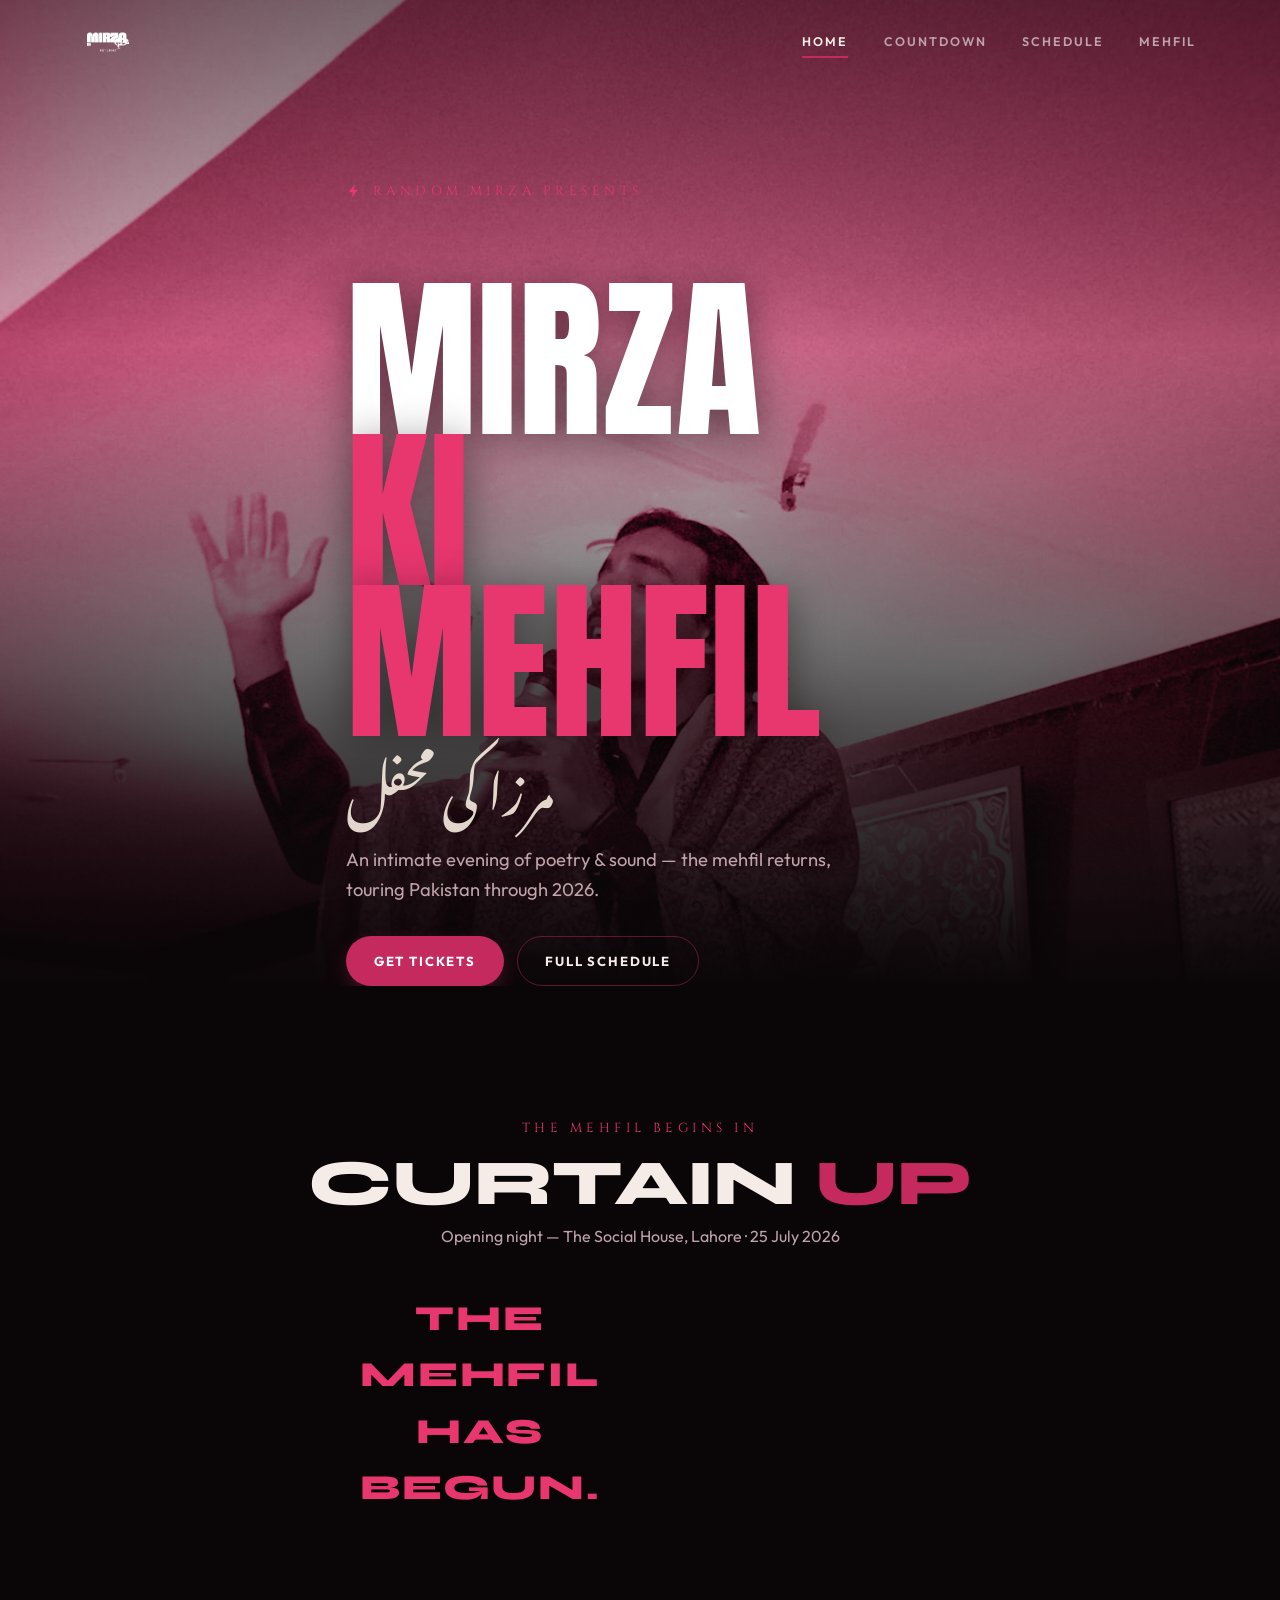
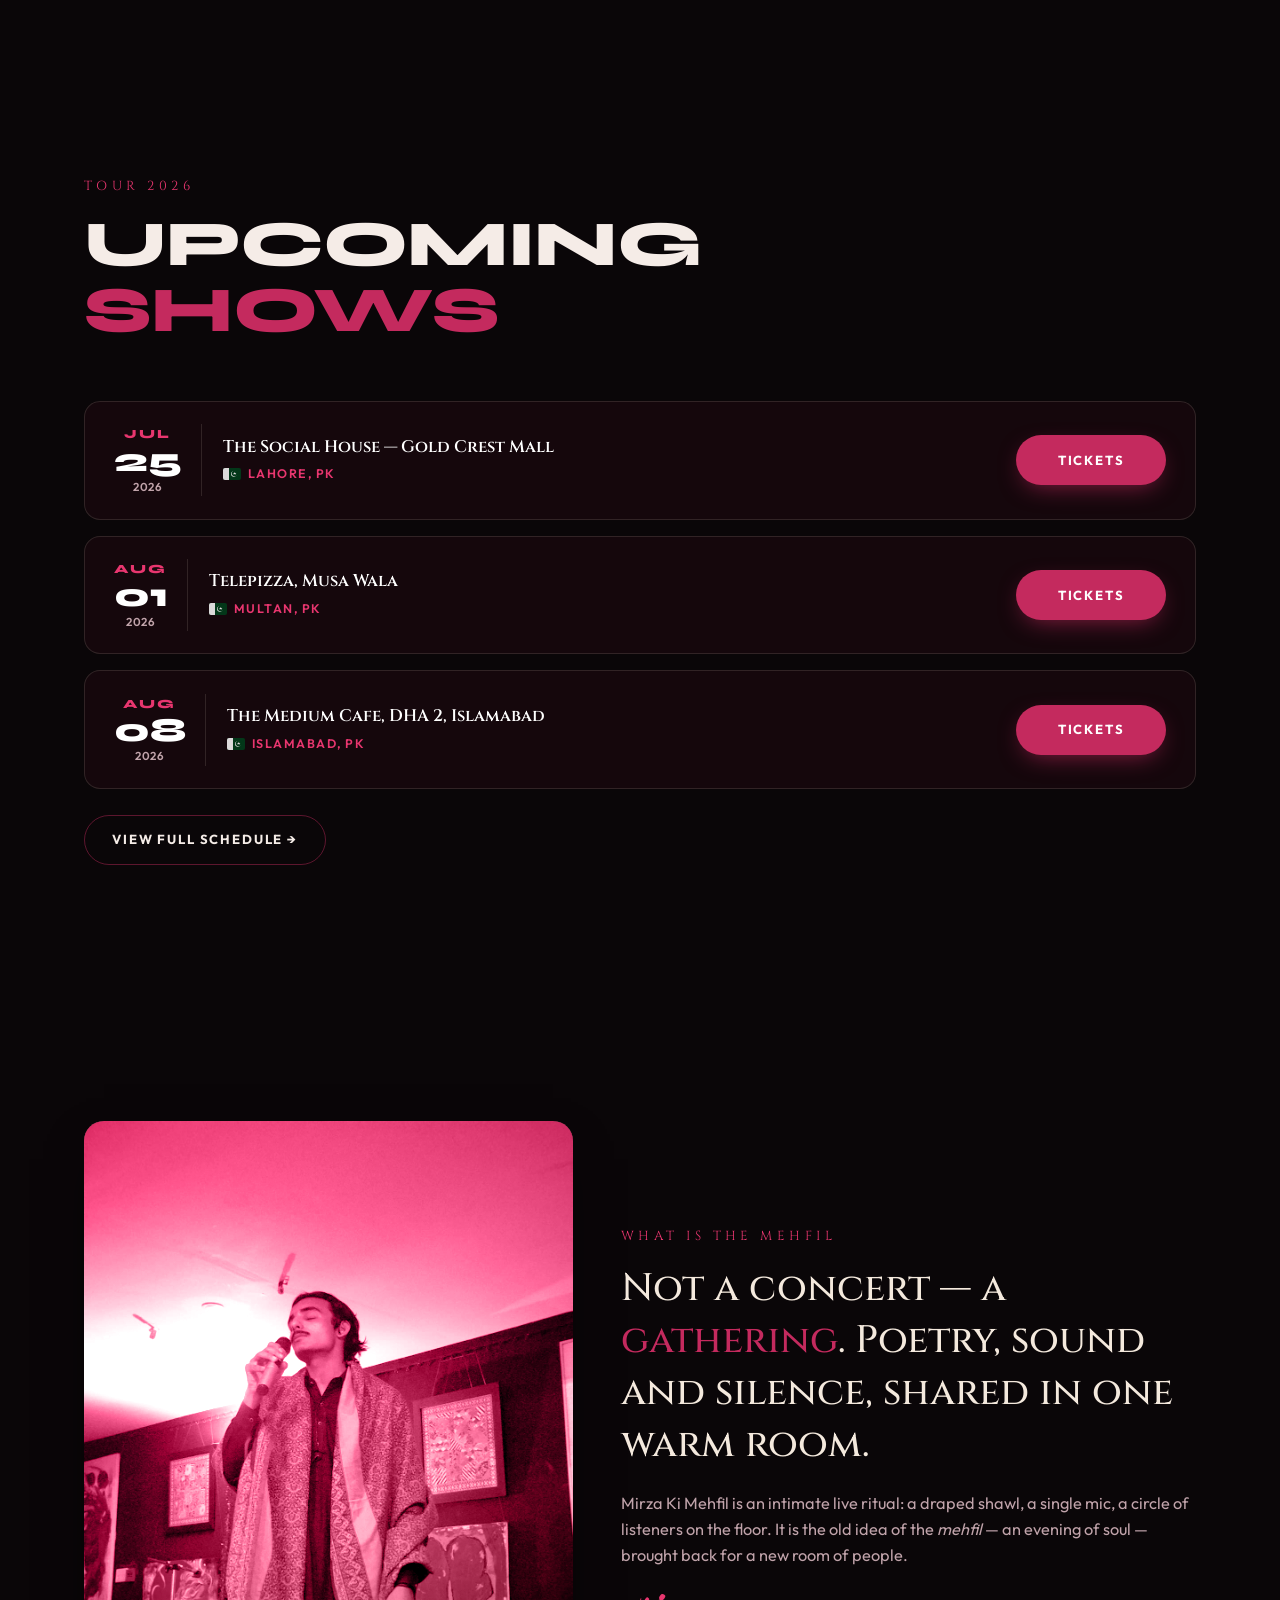
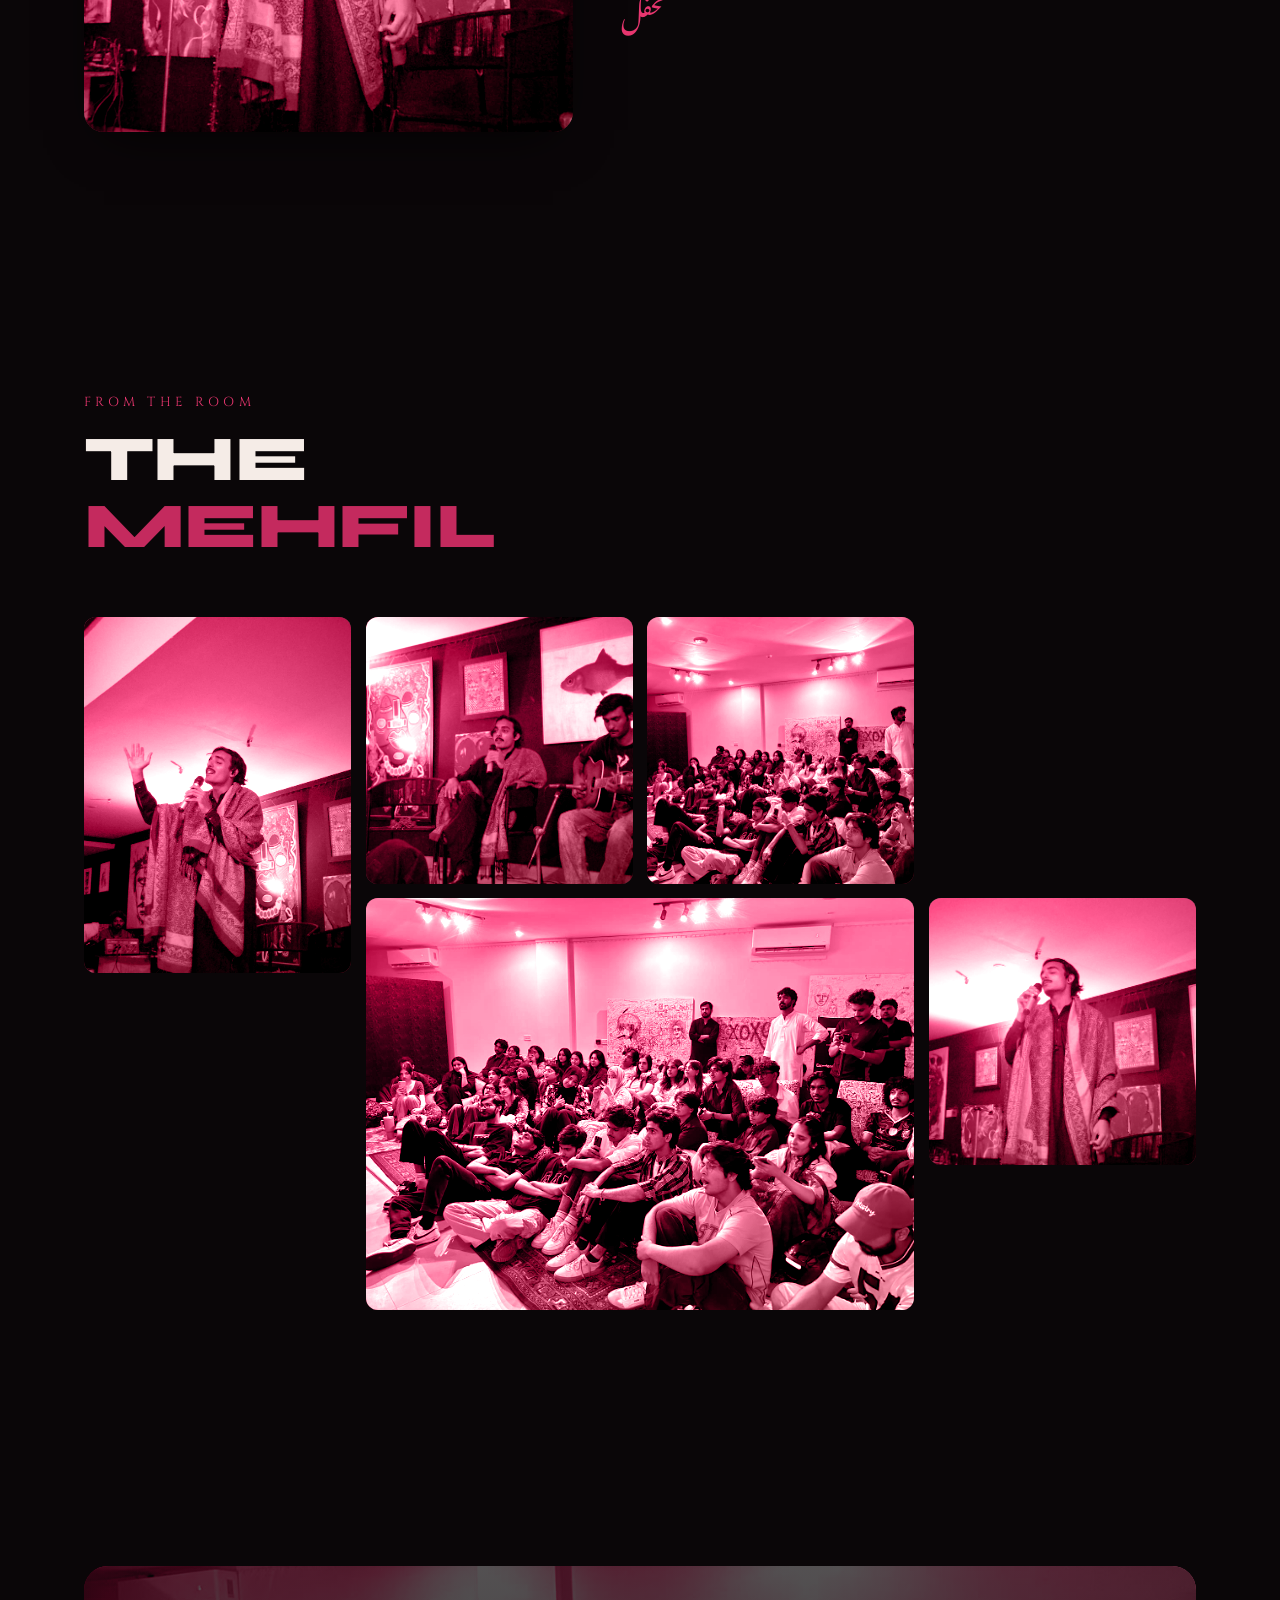
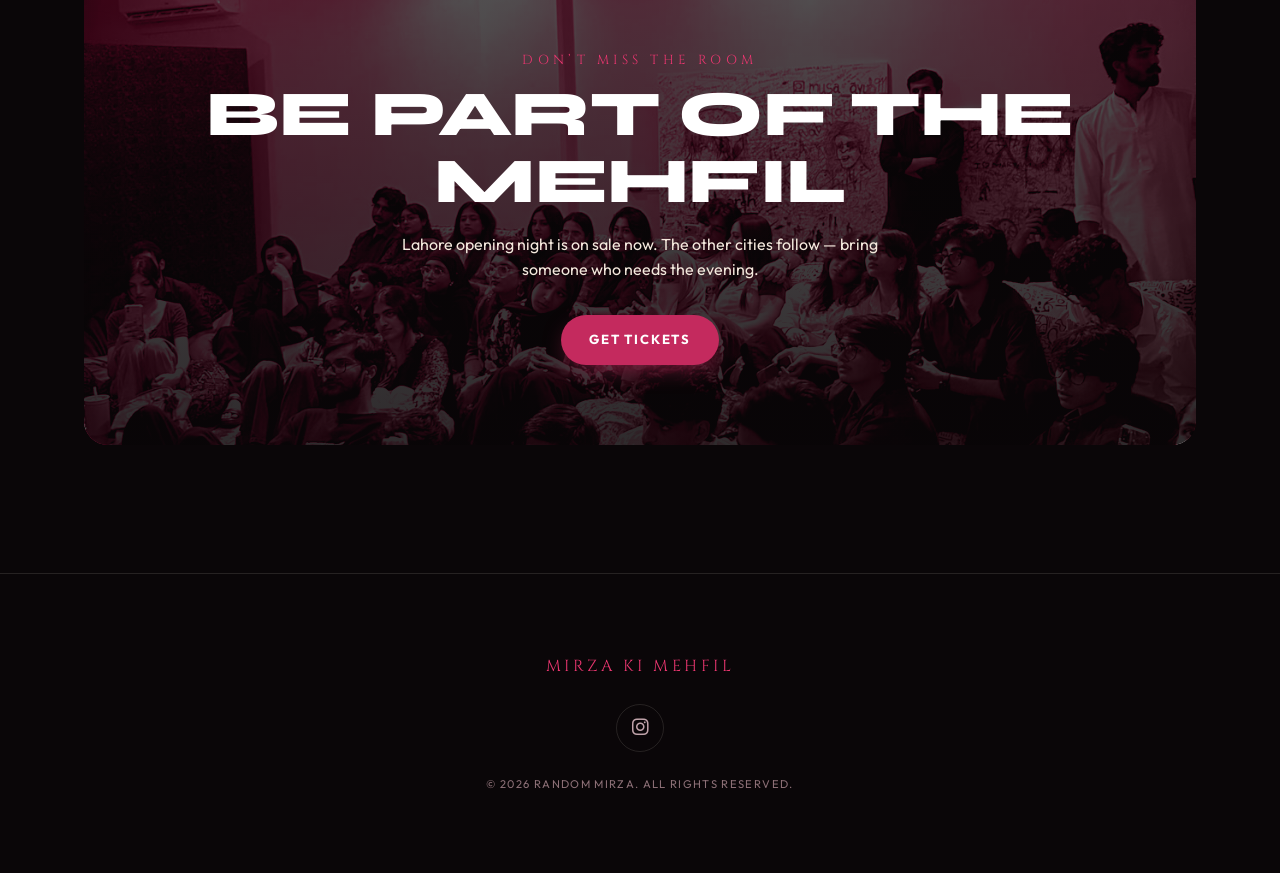
<file: index.html>
<!DOCTYPE html>
<html lang="en">
<head>
  <meta charset="UTF-8">
  <meta name="viewport" content="width=device-width, initial-scale=1.0">
  <title>Mirza Ki Mehfil — Random Mirza | Live Tour 2026</title>
  <meta name="description" content="Random Mirza presents Mirza Ki Mehfil — an intimate evening of poetry & sound, touring Pakistan 2026. Lahore tickets live now. Multan · Islamabad · Karachi coming soon.">
  <meta name="theme-color" content="#0a0608">
  <link rel="icon" type="image/png" href="assets/images/Font-PNG.png">

  <!-- Open Graph -->
  <meta property="og:title" content="Mirza Ki Mehfil — Live Tour 2026">
  <meta property="og:description" content="An intimate evening of poetry & sound. Touring Pakistan, 2026.">
  <meta property="og:image" content="assets/images/mirza-hero.jpg">
  <meta property="og:type" content="website">

  <link rel="preconnect" href="https://fonts.googleapis.com">
  <link rel="preconnect" href="https://fonts.gstatic.com" crossorigin>
  <link rel="preconnect" href="https://cdnjs.cloudflare.com">
  <link rel="preload" as="image" href="assets/images/mirza-hero-mobile.jpg">
  <link rel="stylesheet" href="css/styles.css">
  <link rel="stylesheet" href="https://cdnjs.cloudflare.com/ajax/libs/font-awesome/6.4.0/css/all.min.css">
</head>
<body>

  <a href="#top" class="skip-link">Skip to content</a>

  <!-- Reusable SVG symbols -->
  <svg width="0" height="0" style="position:absolute" aria-hidden="true">
    <symbol id="bolt" viewBox="0 0 24 24"><path d="M13 2 4 14h6l-1 8 9-12h-6z"/></symbol>
    <symbol id="flag-pk" viewBox="0 0 3 2"><rect width="3" height="2" fill="#01411C"/><rect width="1" height="2" fill="#fff"/><circle cx="1.8" cy="1" r="0.45" fill="#fff"/><circle cx="1.92" cy="0.92" r="0.45" fill="#01411C"/><polygon points="1.95,0.7 2.05,0.85 2.22,0.85 2.08,0.95 2.13,1.12 1.95,1.02 1.77,1.12 1.82,0.95 1.68,0.85 1.85,0.85" fill="#fff"/></symbol>
  </svg>

  <!-- HEADER -->
  <header class="site-header" id="header">
    <div class="wrap header-inner">
      <a href="#top" class="brand" aria-label="Mirza Ki Mehfil — home">
        <img src="assets/images/Font-PNG.png" alt="" aria-hidden="true">
      </a>
      <nav class="nav-desktop" aria-label="Primary">
        <a href="#top" class="nav-link" aria-current="page">Home</a>
        <a href="#countdown" class="nav-link">Countdown</a>
        <a href="Mirzakimehfil/" class="nav-link">Schedule</a>
        <a href="#gallery" class="nav-link">Mehfil</a>
      </nav>
      <button class="nav-toggle" id="navToggle" aria-label="Open menu" aria-expanded="false" aria-controls="navMobile">
        <span></span><span></span><span></span>
      </button>
    </div>
  </header>

  <!-- MOBILE NAV -->
  <nav class="nav-mobile" id="navMobile" aria-label="Mobile">
    <a href="#top">Home</a>
    <a href="#countdown">Countdown</a>
    <a href="Mirzakimehfil/">Schedule</a>
    <a href="#gallery">Mehfil</a>
  </nav>

  <main id="top">

    <!-- HERO -->
    <section class="hero" aria-label="Mirza Ki Mehfil">
      <div class="hero-media">
        <div class="duo" style="position:absolute;inset:0;">
          <img class="hero-mobile-img" src="assets/images/mirza-hero-mobile.jpg" width="820" height="1093" alt="Random Mirza performing at the mehfil, mid-song with one hand raised" fetchpriority="high">
          <img class="hero-desktop-img" src="assets/images/mirza-hero.jpg" width="1400" height="1867" alt="" aria-hidden="true">
        </div>
      </div>

      <div class="wrap hero-content">
        <div class="hero-kicker">
          <svg class="bolt" aria-hidden="true"><use href="#bolt"/></svg>
          <span class="kicker">Random Mirza Presents</span>
        </div>
        <h1 class="hero-title">Mirza<span class="line-2">Ki Mehfil</span></h1>
        <div class="hero-urdu" aria-hidden="true">مرزا کی محفل</div>
        <p class="hero-sub">An intimate evening of poetry &amp; sound — the mehfil returns, touring Pakistan through 2026.</p>
        <div class="hero-cta">
          <a href="#shows" class="btn btn-primary">Get Tickets</a>
          <a href="Mirzakimehfil/" class="btn btn-outline">Full Schedule</a>
        </div>
      </div>

    </section>

    <!-- COUNTDOWN -->
    <section class="section countdown" id="countdown">
      <div class="wrap">
        <div class="reveal">
          <span class="kicker">The mehfil begins in</span>
          <h2 class="section-title" style="margin-top:0.7rem;">Curtain <em>Up</em></h2>
          <p class="countdown-sub">Opening night — The Social House, Lahore · 25 July 2026</p>
        </div>
        <div class="countdown-grid reveal" id="countdown-grid" role="timer" aria-live="off">
          <div class="count-box"><div class="count-num" id="days">00</div><div class="count-label">Days</div></div>
          <div class="count-box"><div class="count-num" id="hours">00</div><div class="count-label">Hours</div></div>
          <div class="count-box"><div class="count-num" id="minutes">00</div><div class="count-label">Mins</div></div>
          <div class="count-box"><div class="count-num" id="seconds">00</div><div class="count-label">Secs</div></div>
        </div>
      </div>
    </section>

    <!-- FEATURED SHOWS -->
    <section class="section" id="shows">
      <div class="wrap">
        <div class="section-head reveal">
          <span class="kicker">Tour 2026</span>
          <h2 class="section-title">Upcoming <em>Shows</em></h2>
        </div>
        <div class="shows">
          <article class="show-card reveal">
            <div class="date-box"><span class="date-month">Jul</span><span class="date-day">25</span><span class="date-year">2026</span></div>
            <div class="show-info">
              <h3 class="show-venue">The Social House — Gold Crest Mall</h3>
              <div class="show-city-row"><svg class="flag" aria-hidden="true"><use href="#flag-pk"/></svg><span class="show-city">Lahore, PK</span></div>
            </div>
            <div class="show-action">
              <a href="https://ticketwala.pk/event/mirza-ki-mahfil-by-socialites-society-6145" target="_blank" rel="noopener" class="btn btn-primary">Tickets</a>
            </div>
          </article>

          <article class="show-card reveal">
            <div class="date-box"><span class="date-month">Aug</span><span class="date-day">01</span><span class="date-year">2026</span></div>
            <div class="show-info">
              <h3 class="show-venue">Telepizza, Musa Wala</h3>
              <div class="show-city-row"><svg class="flag" aria-hidden="true"><use href="#flag-pk"/></svg><span class="show-city">Multan, PK</span></div>
            </div>
            <div class="show-action">
              <a href="https://ticketly.pk/97f017ec" target="_blank" rel="noopener" class="btn btn-primary">Tickets</a>
            </div>
          </article>

          <article class="show-card reveal">
            <div class="date-box"><span class="date-month">Aug</span><span class="date-day">08</span><span class="date-year">2026</span></div>
            <div class="show-info">
              <h3 class="show-venue">The Medium Cafe, DHA 2, Islamabad</h3>
              <div class="show-city-row"><svg class="flag" aria-hidden="true"><use href="#flag-pk"/></svg><span class="show-city">Islamabad, PK</span></div>
            </div>
            <div class="show-action">
              <a href="https://ticketly.pk/44fc5536" target="_blank" rel="noopener" class="btn btn-primary">Tickets</a>
            </div>
          </article>
        </div>
        <div style="margin-top:1.6rem;" class="reveal">
          <a href="Mirzakimehfil/" class="btn btn-outline">View Full Schedule →</a>
        </div>
      </div>
    </section>

    <!-- FEATURE / QUOTE -->
    <section class="section" id="about">
      <div class="wrap">
        <div class="feature">
          <div class="feature-media duo is-interactive reveal">
            <img src="assets/images/mirza-sing.jpg" width="1100" height="1467" loading="lazy" alt="Random Mirza singing, draped in a traditional shawl under warm light">
          </div>
          <div class="reveal">
            <span class="kicker">What is the Mehfil</span>
            <blockquote class="feature-quote" style="margin-top:1rem;">
              Not a concert — a <span class="accent">gathering</span>. Poetry, sound and silence, shared in one warm room.
            </blockquote>
            <p class="feature-body">Mirza Ki Mehfil is an intimate live ritual: a draped shawl, a single mic, a circle of listeners on the floor. It is the old idea of the <em>mehfil</em> — an evening of soul — brought back for a new room of people.</p>
            <div class="feature-sign" aria-hidden="true">محفل</div>
          </div>
        </div>
      </div>
    </section>

    <!-- GALLERY -->
    <section class="section" id="gallery">
      <div class="wrap">
        <div class="section-head reveal">
          <span class="kicker">From the room</span>
          <h2 class="section-title">The <em>Mehfil</em></h2>
        </div>
        <div class="gallery-grid">
          <figure class="duo is-interactive tall reveal"><img src="assets/images/mirza-hero.jpg" width="1400" height="1867" loading="lazy" alt="Mirza mid-performance, hand raised in song"></figure>
          <figure class="duo is-interactive reveal"><img src="assets/images/mirza-mehfil.jpg" width="1100" height="1467" loading="lazy" alt="Mirza seated with a guitarist among hanging artwork"></figure>
          <figure class="duo is-interactive reveal"><img src="assets/images/crowd-1.jpg" width="1300" height="1733" loading="lazy" alt="A packed room of listeners seated on rugs"></figure>
          <figure class="duo is-interactive wide reveal"><img src="assets/images/crowd-2.jpg" width="1300" height="975" loading="lazy" alt="The audience watching intently at the mehfil"></figure>
          <figure class="duo is-interactive reveal"><img src="assets/images/mirza-sing.jpg" width="1100" height="1467" loading="lazy" alt="Mirza singing with eyes closed under warm light"></figure>
        </div>
      </div>
    </section>

    <!-- CTA BAND -->
    <section class="section">
      <div class="wrap">
        <div class="cta-band reveal">
          <div class="duo"><img src="assets/images/crowd-1.jpg" width="1300" height="1733" loading="lazy" alt="" aria-hidden="true"></div>
          <span class="kicker">Don’t miss the room</span>
          <h2 style="margin-top:0.7rem;">Be part of the mehfil</h2>
          <p>Lahore opening night is on sale now. The other cities follow — bring someone who needs the evening.</p>
          <a href="https://ticketwala.pk/event/mirza-ki-mahfil-by-socialites-society-6145" target="_blank" rel="noopener" class="btn btn-primary">Get Tickets</a>
        </div>
      </div>
    </section>

  </main>

  <!-- FOOTER -->
  <footer class="site-footer">
    <div class="wrap footer-inner">
      <div class="footer-brand">Mirza Ki Mehfil</div>
      <div class="socials">
        <a href="https://www.instagram.com/random_mirza_/" target="_blank" rel="noopener" class="social-link" aria-label="Instagram"><i class="fab fa-instagram" aria-hidden="true"></i></a>
      </div>
      <div class="footer-credits">&copy; 2026 Random Mirza. All rights reserved.</div>
    </div>
  </footer>

  <script src="js/main.js"></script>
</body>
</html>
</file>
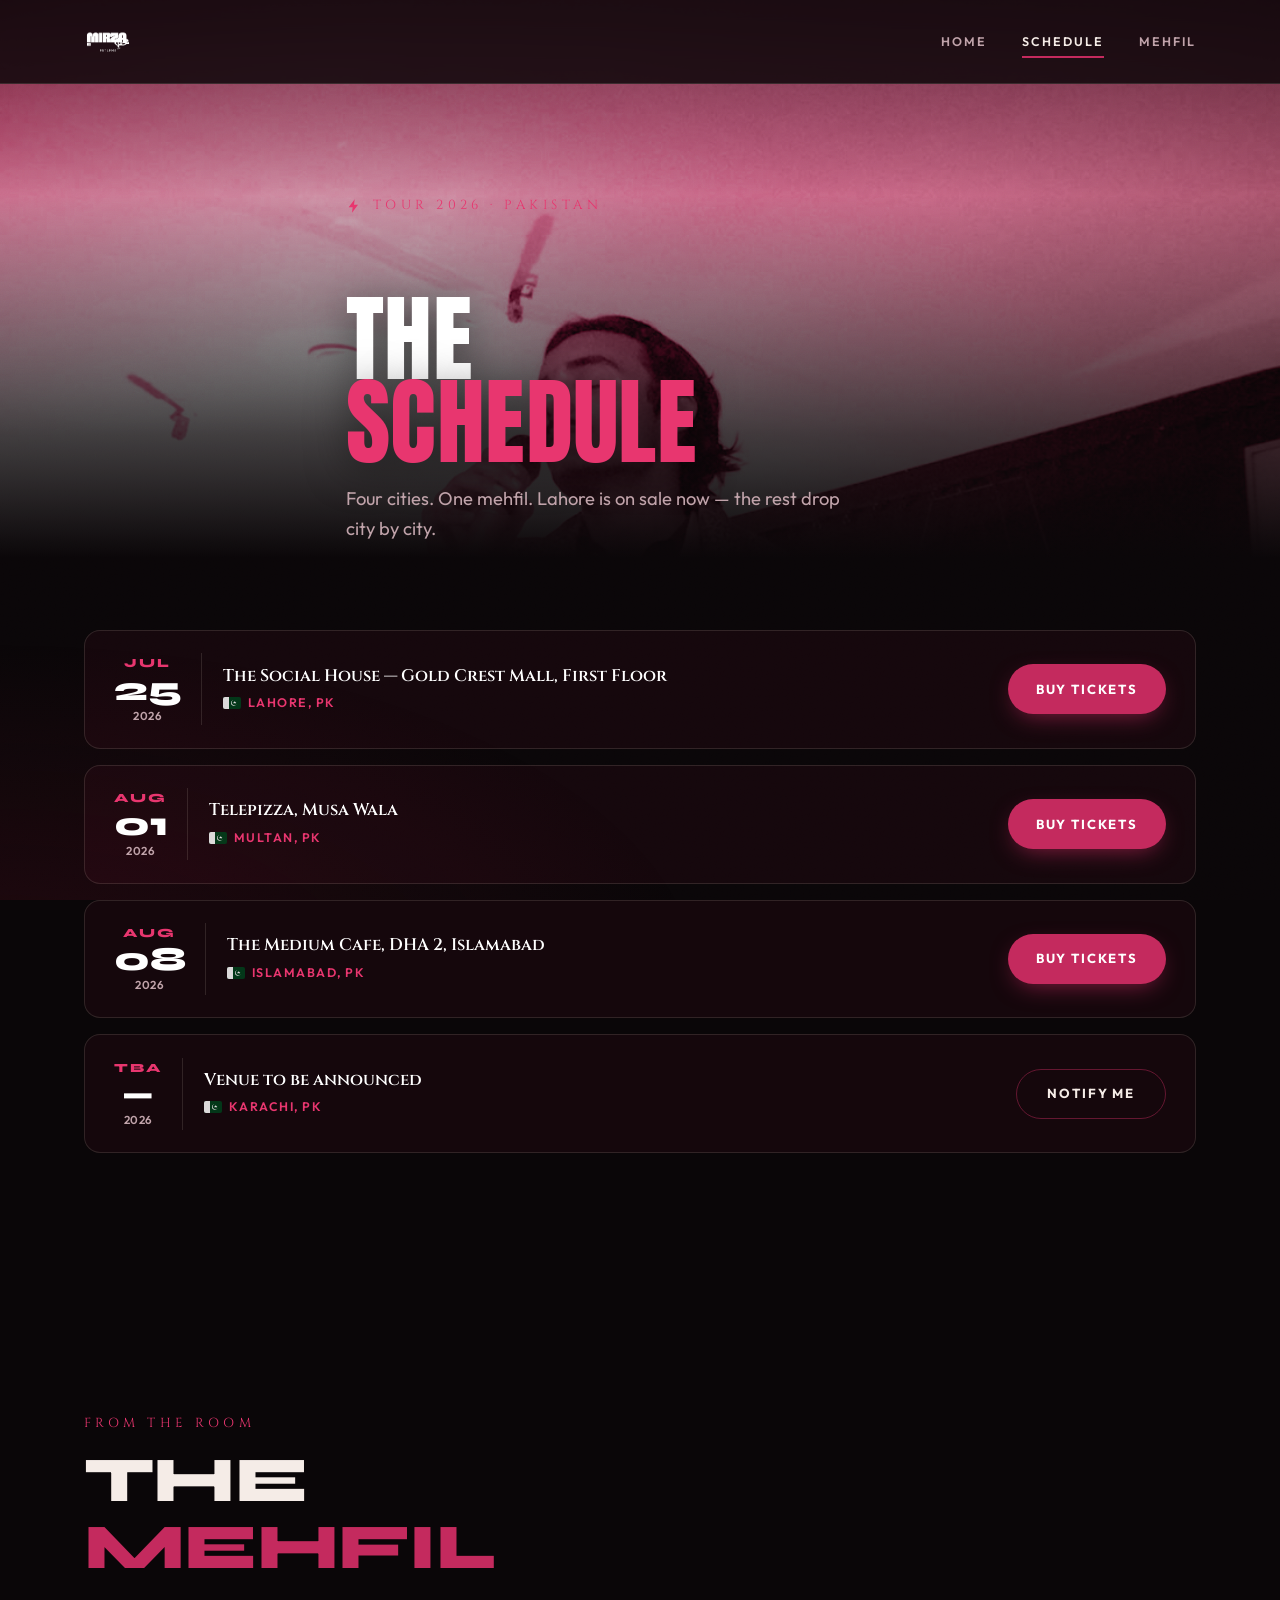
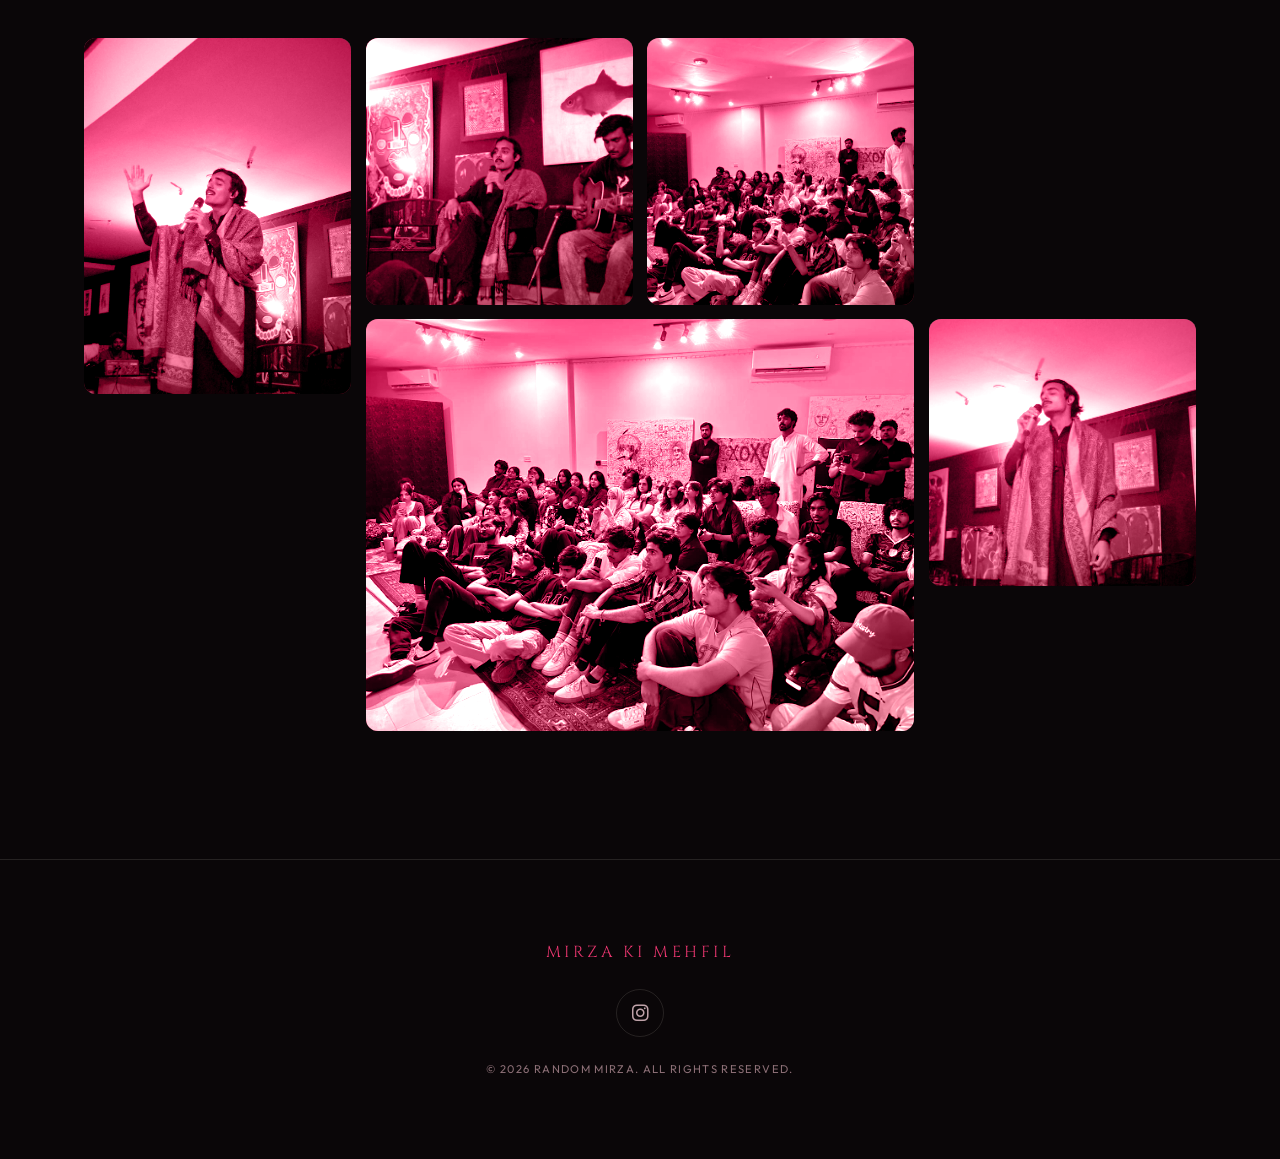
<file: Mirzakimehfil/index.html>
<!DOCTYPE html>
<html lang="en">
<head>
  <meta charset="UTF-8">
  <meta name="viewport" content="width=device-width, initial-scale=1.0">
  <title>Schedule — Mirza Ki Mehfil Tour 2026 | Random Mirza</title>
  <meta name="description" content="Full tour schedule for Mirza Ki Mehfil 2026 — Lahore (tickets live), Multan, Islamabad and Karachi. Get notified when each city goes on sale.">
  <meta name="theme-color" content="#0a0608">
  <link rel="icon" type="image/png" href="../assets/images/Font-PNG.png">
  <link rel="preconnect" href="https://fonts.googleapis.com">
  <link rel="preconnect" href="https://fonts.gstatic.com" crossorigin>
  <link rel="preconnect" href="https://cdnjs.cloudflare.com">
  <link rel="preload" as="image" href="../assets/images/mirza-sing.jpg">
  <link rel="stylesheet" href="../css/styles.css">
  <link rel="stylesheet" href="https://cdnjs.cloudflare.com/ajax/libs/font-awesome/6.4.0/css/all.min.css">
</head>
<body>

  <a href="#schedule" class="skip-link">Skip to content</a>

  <svg width="0" height="0" style="position:absolute" aria-hidden="true">
    <symbol id="bolt" viewBox="0 0 24 24"><path d="M13 2 4 14h6l-1 8 9-12h-6z"/></symbol>
    <symbol id="flag-pk" viewBox="0 0 3 2"><rect width="3" height="2" fill="#01411C"/><rect width="1" height="2" fill="#fff"/><circle cx="1.8" cy="1" r="0.45" fill="#fff"/><circle cx="1.92" cy="0.92" r="0.45" fill="#01411C"/><polygon points="1.95,0.7 2.05,0.85 2.22,0.85 2.08,0.95 2.13,1.12 1.95,1.02 1.77,1.12 1.82,0.95 1.68,0.85 1.85,0.85" fill="#fff"/></symbol>
  </svg>

  <!-- HEADER -->
  <header class="site-header scrolled" id="header">
    <div class="wrap header-inner">
      <a href="../" class="brand" aria-label="Mirza Ki Mehfil — home">
        <img src="../assets/images/Font-PNG.png" alt="" aria-hidden="true">
      </a>
      <nav class="nav-desktop" aria-label="Primary">
        <a href="../" class="nav-link">Home</a>
        <a href="#schedule" class="nav-link" aria-current="page">Schedule</a>
        <a href="#gallery" class="nav-link">Mehfil</a>
      </nav>
      <button class="nav-toggle" id="navToggle" aria-label="Open menu" aria-expanded="false" aria-controls="navMobile">
        <span></span><span></span><span></span>
      </button>
    </div>
  </header>

  <nav class="nav-mobile" id="navMobile" aria-label="Mobile">
    <a href="../">Home</a>
    <a href="#schedule">Schedule</a>
    <a href="#gallery">Mehfil</a>
  </nav>

  <main>

    <!-- PAGE HERO -->
    <section class="hero" style="min-height:62svh;" aria-label="Tour schedule">
      <div class="hero-media">
        <div class="duo" style="position:absolute;inset:0;">
          <img src="../assets/images/mirza-sing.jpg" width="1100" height="1467" alt="Random Mirza singing on stage" fetchpriority="high">
        </div>
      </div>
      <div class="wrap hero-content">
        <div class="hero-kicker"><svg class="bolt" aria-hidden="true"><use href="#bolt"/></svg><span class="kicker">Tour 2026 · Pakistan</span></div>
        <h1 class="hero-title" style="font-size:clamp(2.6rem,12vw,6rem);">The <span class="line-2">Schedule</span></h1>
        <p class="hero-sub">Four cities. One mehfil. Lahore is on sale now — the rest drop city by city.</p>
      </div>
    </section>

    <!-- SCHEDULE -->
    <section class="section" id="schedule" style="padding-top:clamp(2.5rem,8vw,4.5rem);">
      <div class="wrap">
        <div class="shows">

          <article class="show-card reveal" data-city="Lahore, PK" data-date="25 July 2026">
            <div class="date-box"><span class="date-month">Jul</span><span class="date-day">25</span><span class="date-year">2026</span></div>
            <div class="show-info">
              <h3 class="show-venue">The Social House — Gold Crest Mall, First Floor</h3>
              <div class="show-city-row"><svg class="flag" aria-hidden="true"><use href="#flag-pk"/></svg><span class="show-city">Lahore, PK</span></div>
            </div>
            <div class="show-action">
              <a href="https://ticketwala.pk/event/mirza-ki-mahfil-by-socialites-society-6145" target="_blank" rel="noopener" class="btn btn-primary">Buy Tickets</a>
            </div>
          </article>

          <article class="show-card reveal" data-city="Multan, PK" data-date="1 August 2026">
            <div class="date-box"><span class="date-month">Aug</span><span class="date-day">01</span><span class="date-year">2026</span></div>
            <div class="show-info">
              <h3 class="show-venue">Telepizza, Musa Wala</h3>
              <div class="show-city-row"><svg class="flag" aria-hidden="true"><use href="#flag-pk"/></svg><span class="show-city">Multan, PK</span></div>
            </div>
            <div class="show-action">
              <a href="https://ticketly.pk/97f017ec" target="_blank" rel="noopener" class="btn btn-primary">Buy Tickets</a>
            </div>
          </article>

          <article class="show-card reveal" data-city="Islamabad, PK" data-date="8 August 2026">
            <div class="date-box"><span class="date-month">Aug</span><span class="date-day">08</span><span class="date-year">2026</span></div>
            <div class="show-info">
              <h3 class="show-venue">The Medium Cafe, DHA 2, Islamabad</h3>
              <div class="show-city-row"><svg class="flag" aria-hidden="true"><use href="#flag-pk"/></svg><span class="show-city">Islamabad, PK</span></div>
            </div>
            <div class="show-action">
              <a href="https://ticketly.pk/44fc5536" target="_blank" rel="noopener" class="btn btn-primary">Buy Tickets</a>
            </div>
          </article>

          <article class="show-card reveal" data-city="Karachi, PK" data-date="Date to be announced">
            <div class="date-box"><span class="date-month">TBA</span><span class="date-day">—</span><span class="date-year">2026</span></div>
            <div class="show-info">
              <h3 class="show-venue">Venue to be announced</h3>
              <div class="show-city-row"><svg class="flag" aria-hidden="true"><use href="#flag-pk"/></svg><span class="show-city">Karachi, PK</span></div>
            </div>
            <div class="show-action">
              <button type="button" class="btn btn-outline js-notify">Notify Me</button>
            </div>
          </article>

        </div>
      </div>
    </section>

    <!-- GALLERY -->
    <section class="section" id="gallery">
      <div class="wrap">
        <div class="section-head reveal">
          <span class="kicker">From the room</span>
          <h2 class="section-title">The <em>Mehfil</em></h2>
        </div>
        <div class="gallery-grid">
          <figure class="duo is-interactive tall reveal"><img src="../assets/images/mirza-hero.jpg" width="1400" height="1867" loading="lazy" alt="Mirza mid-performance, hand raised in song"></figure>
          <figure class="duo is-interactive reveal"><img src="../assets/images/mirza-mehfil.jpg" width="1100" height="1467" loading="lazy" alt="Mirza seated with a guitarist among hanging artwork"></figure>
          <figure class="duo is-interactive reveal"><img src="../assets/images/crowd-1.jpg" width="1300" height="1733" loading="lazy" alt="A packed room of listeners seated on rugs"></figure>
          <figure class="duo is-interactive wide reveal"><img src="../assets/images/crowd-2.jpg" width="1300" height="975" loading="lazy" alt="The audience watching intently at the mehfil"></figure>
          <figure class="duo is-interactive reveal"><img src="../assets/images/mirza-sing.jpg" width="1100" height="1467" loading="lazy" alt="Mirza singing with eyes closed under warm light"></figure>
        </div>
      </div>
    </section>

  </main>

  <!-- NOTIFY MODAL -->
  <div id="ticket-modal" class="modal-overlay" role="dialog" aria-modal="true" aria-labelledby="modal-title" hidden>
    <div class="modal-card">
      <button id="modal-close" class="modal-close" aria-label="Close dialog">&times;</button>
      <h2 class="modal-title" id="modal-title">Get Notified</h2>
      <p class="modal-show"><span id="modal-city">Multan, PK</span> · <span id="modal-date">1 August 2026</span></p>

      <form id="notify-form" novalidate>
        <input type="hidden" id="notify-city">
        <div class="field">
          <label for="notify-name">Full Name</label>
          <input type="text" id="notify-name" class="input" placeholder="e.g. Ali Ahmed…" autocomplete="name" required>
        </div>
        <div class="field">
          <label for="notify-email">Email Address</label>
          <input type="email" id="notify-email" class="input" placeholder="e.g. ali@example.com…" autocomplete="email" inputmode="email" spellcheck="false" required>
        </div>
        <p class="form-msg" id="notify-msg" role="status" aria-live="polite"></p>
        <div style="display:flex;gap:0.8rem;margin-top:0.6rem;">
          <button type="button" id="btn-cancel" class="btn btn-outline" style="flex:1;">Cancel</button>
          <button type="submit" class="btn btn-primary" style="flex:1.4;">Notify Me</button>
        </div>
      </form>
    </div>
  </div>

  <!-- FOOTER -->
  <footer class="site-footer">
    <div class="wrap footer-inner">
      <div class="footer-brand">Mirza Ki Mehfil</div>
      <div class="socials">
        <a href="https://www.instagram.com/random_mirza_/" target="_blank" rel="noopener" class="social-link" aria-label="Instagram"><i class="fab fa-instagram" aria-hidden="true"></i></a>
      </div>
      <div class="footer-credits">&copy; 2026 Random Mirza. All rights reserved.</div>
    </div>
  </footer>

  <script src="../js/main.js"></script>
</body>
</html>
</file>
<file: css/styles.css>
/* =====================================================================
   MIRZA KI MEHFIL — Design System
   Mobile-first. Poster-matched magenta/maroon duotone aesthetic.
   Base styles target small screens; min-width queries scale up.
   ===================================================================== */

@import url('https://fonts.googleapis.com/css2?family=Outfit:wght@300;400;500;600;700&family=Syne:wght@700;800&family=Cinzel:wght@500;600;700&family=Anton&family=Noto+Nastaliq+Urdu:wght@500;700&display=swap');

/* ----------------------------- TOKENS ------------------------------ */
:root {
  /* Brand palette (from the printed poster creatives) */
  --ink:            #0a0608;
  --ink-2:          #150a0f;
  --ink-3:          #1f0d14;
  --magenta:        #c42a5e;
  --magenta-bright: #e8366f;
  --maroon:         #751227;
  --maroon-deep:    #4d0c1b;
  --cream:          #f4e9dd;
  --text:           #f5ece7;
  --muted:          #c0a3aa;
  --muted-dim:      #8d7077;

  /* Surfaces */
  --glass:          rgba(196, 42, 94, 0.06);
  --glass-hover:    rgba(196, 42, 94, 0.13);
  --hairline:       rgba(244, 233, 221, 0.12);
  --hairline-strong:rgba(196, 42, 94, 0.45);

  /* Effects */
  --shadow-card:    0 18px 50px -20px rgba(0,0,0,0.85);
  --glow-magenta:   0 0 50px -8px rgba(196,42,94,0.55);
  --ease:           cubic-bezier(0.22, 1, 0.36, 1);
  --t-fast:         0.25s var(--ease);
  --t:              0.45s var(--ease);

  /* Type */
  --f-poster:   'Anton', 'Syne', sans-serif;
  --f-display:  'Syne', sans-serif;
  --f-serif:    'Cinzel', serif;
  --f-body:     'Outfit', system-ui, sans-serif;
  --f-urdu:     'Noto Nastaliq Urdu', serif;

  /* Layout */
  --maxw: 1240px;
  --gutter: clamp(1.1rem, 5vw, 4rem);
  --header-h: 68px;
}

/* ----------------------------- RESET ------------------------------- */
*, *::before, *::after { box-sizing: border-box; margin: 0; padding: 0; }

html { scroll-behavior: smooth; -webkit-text-size-adjust: 100%; color-scheme: dark; }

body {
  background-color: var(--ink);
  color: var(--text);
  font-family: var(--f-body);
  font-size: 16px;
  line-height: 1.6;
  overflow-x: hidden;
  -webkit-font-smoothing: antialiased;
  text-rendering: optimizeLegibility;
  position: relative;
  min-height: 100vh;
}

img { display: block; max-width: 100%; }
ul { list-style: none; }
a { color: inherit; text-decoration: none; transition: color var(--t-fast); touch-action: manipulation; }
button { font: inherit; color: inherit; cursor: pointer; background: none; border: none; touch-action: manipulation; }
:focus-visible { outline: 2px solid var(--magenta-bright); outline-offset: 3px; border-radius: 4px; }

/* Atmospheric base layer: deep magenta glow + film grain */
body::before {
  content: '';
  position: fixed; inset: 0;
  background:
    radial-gradient(120% 80% at 75% -10%, rgba(196,42,94,0.18) 0%, transparent 55%),
    radial-gradient(100% 70% at 0% 110%, rgba(77,12,27,0.35) 0%, transparent 55%);
  z-index: 0; pointer-events: none;
}
body::after {
  content: '';
  position: fixed; inset: 0;
  z-index: 1; pointer-events: none; opacity: 0.05;
  background-image: url("data:image/svg+xml,%3Csvg xmlns='http://www.w3.org/2000/svg' width='160' height='160'%3E%3Cfilter id='n'%3E%3CfeTurbulence type='fractalNoise' baseFrequency='0.85' numOctaves='3' stitchTiles='stitch'/%3E%3C/filter%3E%3Crect width='100%25' height='100%25' filter='url(%23n)'/%3E%3C/svg%3E");
  mix-blend-mode: overlay;
}

/* Skip link */
.skip-link {
  position: fixed; top: 0.6rem; left: 0.6rem; z-index: 200;
  background: var(--magenta); color: #fff; padding: 0.7rem 1.1rem; border-radius: 8px;
  font-size: 0.8rem; font-weight: 700; letter-spacing: 0.08em; text-transform: uppercase;
  transform: translateY(-150%); transition: transform var(--t-fast);
}
.skip-link:focus { transform: translateY(0); }

/* Offset anchored sections for the fixed header */
[id] { scroll-margin-top: calc(var(--header-h) + 1rem); }

::-webkit-scrollbar { width: 8px; }
::-webkit-scrollbar-track { background: var(--ink); }
::-webkit-scrollbar-thumb { background: var(--maroon); border-radius: 4px; }
::-webkit-scrollbar-thumb:hover { background: var(--magenta); }
::selection { background: var(--magenta); color: #fff; }

/* --------------------------- TYPOGRAPHY ---------------------------- */
h1, h2, h3, h4 { font-family: var(--f-display); line-height: 1.04; letter-spacing: -0.01em; }
.urdu { font-family: var(--f-urdu); direction: rtl; line-height: 2; }

.kicker {
  font-family: var(--f-serif);
  font-size: clamp(0.7rem, 2.6vw, 0.82rem);
  letter-spacing: 0.34em;
  text-transform: uppercase;
  color: var(--magenta-bright);
}

/* ----------------------------- LAYOUT ------------------------------ */
.wrap {
  width: 100%;
  max-width: var(--maxw);
  margin: 0 auto;
  padding-left: max(var(--gutter), env(safe-area-inset-left));
  padding-right: max(var(--gutter), env(safe-area-inset-right));
  position: relative;
  z-index: 5;
}

.section { padding-block: clamp(3.5rem, 11vw, 8rem); position: relative; z-index: 5; }

.section-head { max-width: 640px; margin-bottom: clamp(2rem, 6vw, 3.5rem); }
.section-head .kicker { display: inline-block; margin-bottom: 0.9rem; }
.section-title {
  font-size: clamp(2rem, 9vw, 4rem);
  font-weight: 800;
  text-transform: uppercase;
  text-wrap: balance;
}
.section-title em {
  font-style: normal;
  color: var(--magenta);
  -webkit-text-fill-color: var(--magenta);
}

/* ------------------------ DUOTONE TREATMENT ------------------------ */
/* Grayscale photo + magenta→maroon color overlay = poster duotone */
.duo { position: relative; overflow: hidden; background: var(--maroon-deep); isolation: isolate; }
.duo > img {
  width: 100%; height: 100%; object-fit: cover;
  filter: grayscale(1) contrast(1.12) brightness(1.03);
  transition: filter var(--t), transform var(--t);
}
.duo::after {
  content: ''; position: absolute; inset: 0; pointer-events: none;
  background: linear-gradient(155deg, var(--magenta-bright) 0%, var(--magenta) 42%, var(--maroon) 100%);
  mix-blend-mode: color;
}
/* reveal natural warmth on interaction */
.duo.is-interactive > img { cursor: pointer; }
.duo.is-interactive:hover > img,
.duo.is-interactive:focus-within > img { filter: grayscale(0) contrast(1.04) brightness(1); transform: scale(1.04); }
.duo.is-interactive:hover::after,
.duo.is-interactive:focus-within::after { opacity: 0; transition: opacity var(--t); }

/* ----------------------------- BUTTONS ----------------------------- */
.btn {
  display: inline-flex; align-items: center; justify-content: center; gap: 0.5rem;
  min-height: 48px;
  padding: 0.85rem 1.7rem;
  border-radius: 999px;
  font-family: var(--f-body);
  font-size: 0.82rem; font-weight: 700;
  letter-spacing: 0.14em; text-transform: uppercase;
  border: 1.5px solid transparent;
  transition: transform var(--t-fast), background var(--t-fast), border-color var(--t-fast), box-shadow var(--t-fast), color var(--t-fast);
  -webkit-tap-highlight-color: transparent;
}
.btn-primary { background: var(--magenta); color: #fff; box-shadow: 0 8px 24px -8px rgba(196,42,94,0.7); }
.btn-primary:hover { background: var(--magenta-bright); transform: translateY(-2px); box-shadow: 0 12px 30px -8px rgba(196,42,94,0.9); }
.btn-outline { border-color: var(--hairline-strong); color: var(--text); }
.btn-outline:hover { border-color: var(--magenta); background: var(--glass-hover); transform: translateY(-2px); }
.btn-ghost { color: var(--muted); padding-inline: 0.5rem; letter-spacing: 0.1em; }
.btn-ghost:hover { color: var(--text); }
.btn[disabled] { opacity: 0.6; cursor: not-allowed; }

/* ------------------------ DECORATIVE BOLT -------------------------- */
.bolt { width: 1em; height: auto; fill: currentColor; flex: none; }

/* ----------------------------- HEADER ------------------------------ */
.site-header {
  position: fixed; top: 0; left: 0; width: 100%;
  z-index: 50;
  height: var(--header-h);
  display: flex; align-items: center;
  transition: background var(--t-fast), border-color var(--t-fast), backdrop-filter var(--t-fast);
  border-bottom: 1px solid transparent;
}
.site-header.scrolled {
  background: rgba(10,6,8,0.82);
  backdrop-filter: blur(14px); -webkit-backdrop-filter: blur(14px);
  border-bottom-color: var(--hairline);
}
.header-inner { display: flex; align-items: center; justify-content: space-between; width: 100%; }

.brand { display: flex; align-items: center; gap: 0.6rem; }
.brand img { height: 40px; width: auto; filter: brightness(0) invert(1); }
.brand-text { font-family: var(--f-serif); font-weight: 700; letter-spacing: 0.18em; font-size: 0.95rem; text-transform: uppercase; }

.nav-desktop { display: none; }
.nav-link {
  font-size: 0.78rem; font-weight: 600; letter-spacing: 0.16em; text-transform: uppercase;
  color: var(--muted); position: relative; padding: 0.4rem 0;
}
.nav-link::after {
  content: ''; position: absolute; left: 0; bottom: 0; height: 1.5px; width: 0;
  background: var(--magenta); transition: width var(--t);
}
.nav-link:hover, .nav-link[aria-current="page"] { color: var(--text); }
.nav-link:hover::after, .nav-link[aria-current="page"]::after { width: 100%; }

/* Mobile menu */
.nav-toggle {
  display: inline-flex; flex-direction: column; gap: 5px;
  width: 48px; height: 48px; align-items: center; justify-content: center;
}
.nav-toggle span { width: 24px; height: 2px; background: var(--text); transition: transform var(--t-fast), opacity var(--t-fast); }
.nav-toggle[aria-expanded="true"] span:nth-child(1) { transform: translateY(7px) rotate(45deg); }
.nav-toggle[aria-expanded="true"] span:nth-child(2) { opacity: 0; }
.nav-toggle[aria-expanded="true"] span:nth-child(3) { transform: translateY(-7px) rotate(-45deg); }

.nav-mobile {
  position: fixed; inset: var(--header-h) 0 0 0; z-index: 49;
  background: rgba(10,6,8,0.97);
  backdrop-filter: blur(18px); -webkit-backdrop-filter: blur(18px);
  display: flex; flex-direction: column; align-items: center; justify-content: center; gap: 1.8rem;
  opacity: 0; pointer-events: none; transform: translateY(-12px);
  transition: opacity var(--t), transform var(--t);
}
.nav-mobile.open { opacity: 1; pointer-events: auto; transform: translateY(0); }
.nav-mobile a { font-family: var(--f-display); font-weight: 800; font-size: 1.7rem; text-transform: uppercase; letter-spacing: 0.02em; color: var(--text); }
.nav-mobile a:hover { color: var(--magenta); }

/* ------------------------------ HERO ------------------------------- */
.hero { position: relative; min-height: 100svh; display: flex; align-items: flex-end; overflow: hidden; }
.hero-media { position: absolute; inset: 0; z-index: 0; }
.hero-media img { width: 100%; height: 100%; object-fit: cover; object-position: 50% 22%; }
/* Legibility + brand wash over the photo */
.hero-media::before {
  content: ''; position: absolute; inset: 0;
  background: linear-gradient(180deg, rgba(10,6,8,0.55) 0%, rgba(10,6,8,0.15) 35%, rgba(10,6,8,0.78) 78%, var(--ink) 100%);
  z-index: 2;
}
.hero-media .duo::after { opacity: 0.78; }
.hero-mobile-img { display: block; }
.hero-desktop-img { display: none; }

.hero-content {
  position: relative; z-index: 5;
  width: 100%;
  padding-bottom: clamp(3rem, 12vw, 7rem);
  padding-top: calc(var(--header-h) + 2rem);
}
.hero-kicker { display: flex; align-items: center; gap: 0.7rem; margin-bottom: 1.1rem; color: var(--magenta-bright); }
.hero-kicker .kicker { color: inherit; }
.hero-title {
  font-family: var(--f-poster);
  font-weight: 400;
  font-size: clamp(3.2rem, 19vw, 11rem);
  line-height: 0.86;
  letter-spacing: 0.005em;
  text-transform: uppercase;
  color: #fff;
  text-shadow: 0 6px 40px rgba(0,0,0,0.5);
}
.hero-title .line-2 { color: var(--magenta-bright); -webkit-text-fill-color: var(--magenta-bright); display: block; }
.hero-urdu { font-family: var(--f-urdu); font-size: clamp(1.6rem, 8vw, 3.2rem); color: var(--cream); margin-top: 0.3rem; opacity: 0.92; }
.hero-sub { font-size: clamp(1rem, 4vw, 1.15rem); color: var(--muted); max-width: 42ch; margin-top: 1.3rem; }
.hero-meta { display: flex; flex-wrap: wrap; align-items: center; gap: 0.6rem 1rem; margin-top: 1.4rem; font-family: var(--f-serif); letter-spacing: 0.12em; text-transform: uppercase; font-size: 0.82rem; color: var(--cream); }
.hero-meta .dot { width: 5px; height: 5px; border-radius: 50%; background: var(--magenta); }
.hero-cta { display: flex; flex-direction: column; gap: 0.8rem; margin-top: 2rem; }
.hero-cta .btn { width: 100%; }

.scroll-cue {
  position: absolute; bottom: 1.1rem; left: 50%; transform: translateX(-50%);
  z-index: 6; display: flex; flex-direction: column; align-items: center; gap: 0.4rem;
  font-size: 0.6rem; letter-spacing: 0.3em; text-transform: uppercase; color: var(--muted-dim);
}
.scroll-cue .line { width: 1px; height: 34px; background: linear-gradient(var(--magenta), transparent); animation: cuefall 1.8s var(--ease) infinite; }
@keyframes cuefall { 0% { transform: scaleY(0); transform-origin: top; } 50% { transform: scaleY(1); transform-origin: top; } 51% { transform-origin: bottom; } 100% { transform: scaleY(0); transform-origin: bottom; } }

/* --------------------------- COUNTDOWN ----------------------------- */
.countdown { text-align: center; }
.countdown .section-title { margin-bottom: 0.4rem; }
.countdown-sub { color: var(--muted); margin-bottom: clamp(1.8rem, 6vw, 2.6rem); }
.countdown-grid { display: grid; grid-template-columns: repeat(4, 1fr); gap: clamp(0.5rem, 2.5vw, 1.1rem); max-width: 560px; margin: 0 auto; }
.count-box {
  background: var(--glass); border: 1px solid var(--hairline-strong); border-radius: 14px;
  padding: clamp(0.7rem, 3vw, 1.3rem) 0.4rem;
  backdrop-filter: blur(8px); -webkit-backdrop-filter: blur(8px);
}
.count-num { font-family: var(--f-display); font-weight: 800; font-size: clamp(1.6rem, 9vw, 3rem); color: #fff; line-height: 1; font-variant-numeric: tabular-nums; }
.count-label { font-size: clamp(0.55rem, 2.4vw, 0.7rem); letter-spacing: 0.18em; text-transform: uppercase; color: var(--muted); margin-top: 0.5rem; }
.count-done { font-family: var(--f-display); font-weight: 800; color: var(--magenta-bright); font-size: clamp(1.4rem,7vw,2.2rem); text-transform: uppercase; letter-spacing: 0.05em; }

/* ----------------------- SHOWS / SCHEDULE -------------------------- */
.shows { display: flex; flex-direction: column; gap: 1rem; }
.show-card {
  display: grid;
  grid-template-columns: auto 1fr;
  grid-template-areas: "date info" "action action";
  gap: 1rem 1.3rem;
  align-items: center;
  background: var(--glass);
  border: 1px solid var(--hairline);
  border-radius: 16px;
  padding: 1.3rem 1.3rem;
  position: relative; overflow: hidden;
  transition: border-color var(--t), background var(--t), transform var(--t);
}
.show-card::before {
  content: ''; position: absolute; left: 0; top: 0; bottom: 0; width: 3px; height: 100%;
  background: var(--magenta); transform: scaleY(0); transform-origin: top; transition: transform var(--t);
}
.show-card:hover { border-color: var(--hairline-strong); background: var(--glass-hover); transform: translateY(-3px); }
.show-card:hover::before { transform: scaleY(1); }

.date-box {
  grid-area: date;
  display: flex; flex-direction: column; align-items: center;
  min-width: 64px; padding-right: 1.2rem; border-right: 1px solid var(--hairline);
}
.date-month { font-family: var(--f-display); font-weight: 800; font-size: 0.78rem; letter-spacing: 0.18em; text-transform: uppercase; color: var(--magenta-bright); }
.date-day { font-family: var(--f-display); font-weight: 800; font-size: 2.1rem; line-height: 1; color: #fff; }
.date-year { font-size: 0.72rem; color: var(--muted); font-weight: 600; letter-spacing: 0.05em; }

.show-info { grid-area: info; min-width: 0; }
.show-venue { font-family: var(--f-serif); font-weight: 600; font-size: 1.05rem; color: #fff; text-transform: none; letter-spacing: 0; line-height: 1.3; }
.show-city-row { display: flex; align-items: center; gap: 0.45rem; margin-top: 0.35rem; }
.flag { width: 18px; height: 12px; border-radius: 2px; opacity: 0.85; flex: none; }
.show-city { font-size: 0.78rem; letter-spacing: 0.12em; text-transform: uppercase; font-weight: 600; color: var(--magenta-bright); }

.show-action { grid-area: action; display: flex; }
.show-action .btn { width: 100%; }
.badge {
  display: inline-flex; align-items: center; justify-content: center; gap: 0.4rem;
  min-height: 48px; width: 100%;
  font-family: var(--f-display); font-weight: 800; font-size: 0.72rem;
  letter-spacing: 0.18em; text-transform: uppercase; color: var(--muted);
  border: 1.5px dashed var(--hairline-strong); border-radius: 999px; padding: 0.6rem 1rem;
}

/* ------------------------- FEATURE / QUOTE ------------------------- */
.feature { display: grid; gap: clamp(1.5rem, 6vw, 3rem); align-items: center; }
.feature-media { border-radius: 20px; aspect-ratio: 4 / 5; box-shadow: var(--shadow-card); }
.feature-quote { font-family: var(--f-serif); font-size: clamp(1.5rem, 6vw, 2.4rem); font-weight: 500; line-height: 1.35; color: var(--cream); }
.feature-quote .accent { color: var(--magenta); }
.feature-body { color: var(--muted); margin-top: 1.2rem; font-size: 1.02rem; }
.feature-sign { margin-top: 1.4rem; font-family: var(--f-urdu); font-size: 1.6rem; color: var(--magenta-bright); }

/* ----------------------------- GALLERY ----------------------------- */
.gallery-grid { display: grid; grid-template-columns: repeat(2, 1fr); gap: 0.7rem; }
.gallery-grid .duo { border-radius: 12px; aspect-ratio: 1 / 1; }
.gallery-grid .tall { aspect-ratio: 3 / 4; }
.gallery-grid .wide { grid-column: span 2; aspect-ratio: 16 / 10; }

/* ----------------------------- CTA BAND ---------------------------- */
.cta-band { position: relative; overflow: hidden; border-radius: 24px; padding: clamp(2.5rem, 9vw, 5rem) clamp(1.4rem, 6vw, 4rem); text-align: center; isolation: isolate; }
.cta-band .duo { position: absolute; inset: 0; z-index: -1; }
.cta-band::after { content: ''; position: absolute; inset: 0; z-index: -1; background: linear-gradient(180deg, rgba(10,6,8,0.7), rgba(10,6,8,0.85)); }
.cta-band h2 { font-size: clamp(2rem, 9vw, 4rem); font-weight: 800; text-transform: uppercase; color: #fff; }
.cta-band p { color: var(--cream); max-width: 46ch; margin: 1rem auto 2rem; }

/* ----------------------------- FOOTER ------------------------------ */
.site-footer { padding-block: clamp(3rem, 9vw, 5rem); border-top: 1px solid var(--hairline); position: relative; z-index: 5; }
.footer-inner { display: flex; flex-direction: column; align-items: center; gap: 1.5rem; text-align: center; }
.footer-brand { font-family: var(--f-serif); letter-spacing: 0.22em; text-transform: uppercase; color: var(--magenta-bright); font-size: 1rem; }
.socials { display: flex; gap: 1.3rem; }
.social-link {
  display: inline-flex; align-items: center; justify-content: center;
  width: 48px; height: 48px; border-radius: 50%; border: 1px solid var(--hairline);
  color: var(--muted); font-size: 1.2rem; transition: all var(--t-fast);
}
.social-link:hover { color: #fff; border-color: var(--magenta); background: var(--glass-hover); transform: translateY(-3px); }
.footer-credits { font-size: 0.7rem; letter-spacing: 0.12em; text-transform: uppercase; color: var(--muted-dim); }

/* ------------------------------ MODAL ------------------------------ */
.modal-overlay {
  position: fixed; inset: 0; z-index: 100;
  background: rgba(5,3,4,0.85); backdrop-filter: blur(8px); -webkit-backdrop-filter: blur(8px);
  display: flex; align-items: center; justify-content: center; padding: 1.2rem;
  opacity: 0; pointer-events: none; transition: opacity var(--t);
  overscroll-behavior: contain;
}
.modal-overlay.active { opacity: 1; pointer-events: auto; }
.modal-card {
  background: var(--ink-2); border: 1px solid var(--hairline-strong); border-radius: 20px;
  padding: clamp(1.6rem, 6vw, 2.6rem); width: 100%; max-width: 440px; position: relative;
  box-shadow: 0 30px 70px -20px #000; transform: translateY(16px) scale(0.97); transition: transform var(--t);
}
.modal-overlay.active .modal-card { transform: translateY(0) scale(1); }
.modal-close { position: absolute; top: 0.8rem; right: 0.8rem; width: 44px; height: 44px; border-radius: 50%; color: var(--muted); font-size: 1.5rem; display: inline-flex; align-items: center; justify-content: center; transition: all var(--t-fast); }
.modal-close:hover { color: #fff; transform: rotate(90deg); }
.modal-title { font-family: var(--f-display); font-weight: 800; font-size: 1.5rem; text-transform: uppercase; color: #fff; }
.modal-show { color: var(--magenta-bright); font-family: var(--f-serif); letter-spacing: 0.08em; margin-top: 0.3rem; margin-bottom: 1.4rem; }
.field { display: flex; flex-direction: column; gap: 0.4rem; margin-bottom: 1rem; }
.field label { font-size: 0.72rem; letter-spacing: 0.12em; text-transform: uppercase; color: var(--muted); font-weight: 600; }
.input {
  width: 100%; min-height: 48px; padding: 0.8rem 1.1rem; border-radius: 10px;
  background: rgba(0,0,0,0.35); border: 1px solid var(--hairline); color: #fff; font-family: var(--f-body); font-size: 1rem;
  transition: border-color var(--t-fast), background var(--t-fast);
}
.input:focus { outline: none; border-color: var(--magenta); background: rgba(0,0,0,0.5); }
.form-msg { font-size: 0.82rem; min-height: 1.2em; margin-top: 0.2rem; }
.form-msg.success { color: #54e09a; }
.form-msg.error { color: #ff7a8a; }

/* --------------------- SCROLL REVEAL (JS-driven) ------------------- */
.reveal { opacity: 0; transform: translateY(26px); transition: opacity 0.7s var(--ease), transform 0.7s var(--ease); }
.reveal.in { opacity: 1; transform: none; }

/* =====================================================================
   RESPONSIVE — mobile-first; scale UP at breakpoints
   ===================================================================== */

/* --- ≥ 600px : large phones / small tablets --- */
@media (min-width: 600px) {
  .show-card {
    grid-template-columns: auto 1fr auto;
    grid-template-areas: "date info action";
    padding: 1.4rem 1.8rem;
  }
  .show-action { width: auto; }
  .show-action .btn, .badge { width: auto; min-width: 150px; }
  .hero-cta { flex-direction: row; flex-wrap: wrap; }
  .hero-cta .btn { width: auto; flex: 0 0 auto; }
  .gallery-grid { gap: 0.9rem; }
}

/* --- ≥ 900px : tablet landscape / small desktop --- */
@media (min-width: 900px) {
  :root { --header-h: 84px; }

  .nav-desktop { display: flex; align-items: center; gap: 2.2rem; }
  .nav-toggle, .nav-mobile { display: none; }
  .brand img { height: 48px; }

  .hero { align-items: center; }
  .hero-mobile-img { display: none; }
  .hero-desktop-img { display: block; }
  .hero-media img { object-position: 60% 18%; }
  .hero-content { max-width: 60%; padding-bottom: 0; }
  .hero-cta .btn { flex: 0 0 auto; }

  .feature { grid-template-columns: 0.85fr 1fr; }
  .feature.reverse .feature-media { order: 2; }

  .gallery-grid { grid-template-columns: repeat(4, 1fr); }
  .gallery-grid .tall { grid-row: span 2; aspect-ratio: 3 / 4; }
  .gallery-grid .wide { grid-column: span 2; aspect-ratio: auto; }
}

/* --- ≥ 1200px : full desktop --- */
@media (min-width: 1200px) {
  .hero-content { max-width: 56%; }
  .hero-media img { object-position: 65% 16%; }
}

/* --------------------- MOTION / A11Y PREFERENCES ------------------- */
@media (prefers-reduced-motion: reduce) {
  html { scroll-behavior: auto; }
  *, *::before, *::after { animation-duration: 0.001ms !important; animation-iteration-count: 1 !important; transition-duration: 0.001ms !important; }
  .reveal { opacity: 1; transform: none; }
}
</file>
